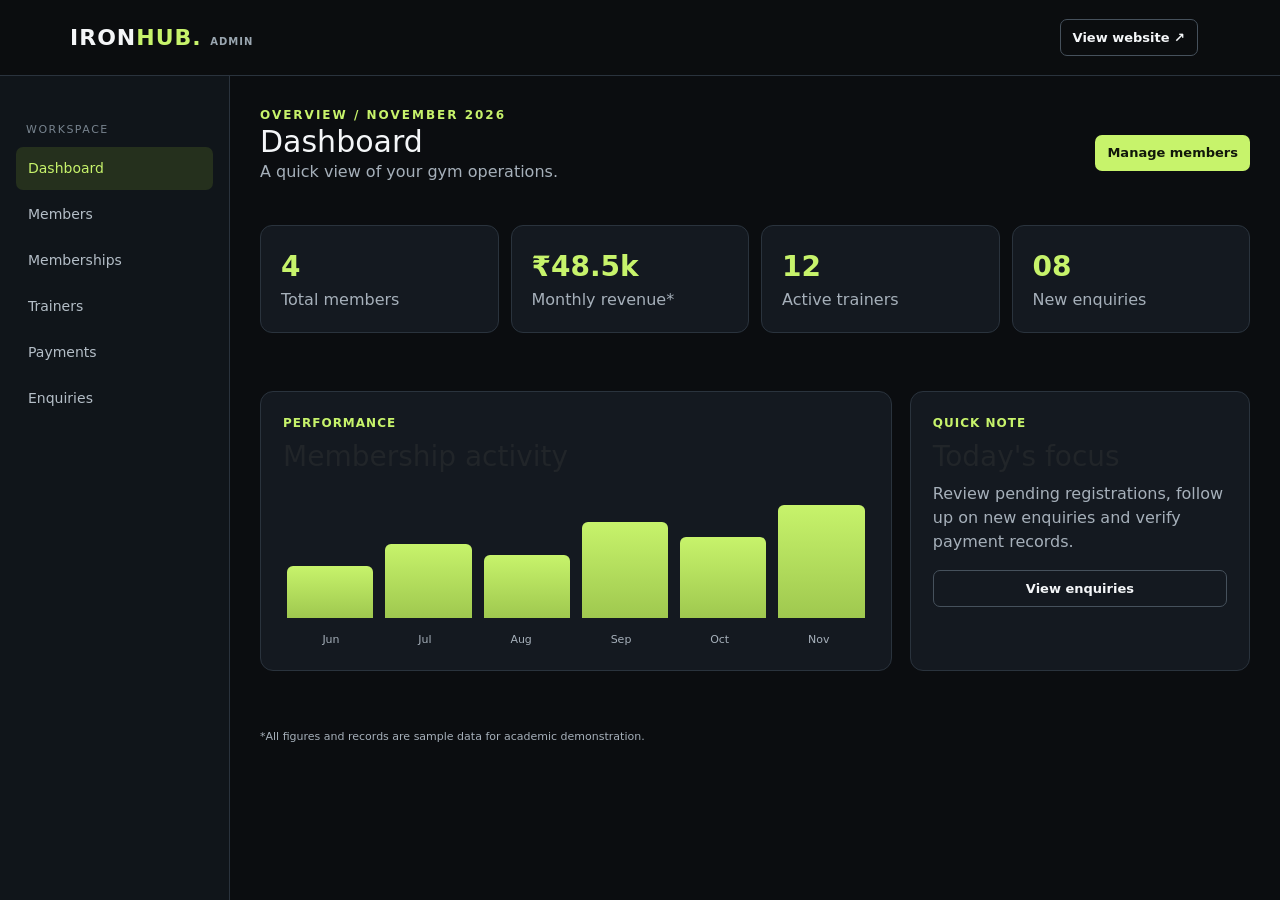
<file: Gym_Management_System/Admin/index.html>
<!doctype html><html lang="en"><head><meta charset="utf-8"><meta name="viewport" content="width=device-width,initial-scale=1"><title>Dashboard | IronHub Admin</title><link href="https://cdn.jsdelivr.net/npm/bootstrap@5.3.3/dist/css/bootstrap.min.css" rel="stylesheet"><link rel="stylesheet" href="../assets/style.css"></head><body><header class="topbar"><div class="container nav"><a class="brand" href="../Client/index.html">IRON<span>HUB.</span> <small style="font-size:10px;color:#9aa6b0">ADMIN</small></a><a class="btn small secondary" href="../Client/index.html">View website ↗</a></div></header><div class="admin-shell"><aside class="sidebar"><div class="side-title">WORKSPACE</div><a class="side-link active" href="index.html">Dashboard</a><a class="side-link " href="members.html">Members</a><a class="side-link " href="memberships.html">Memberships</a><a class="side-link " href="trainers.html">Trainers</a><a class="side-link " href="payments.html">Payments</a><a class="side-link " href="enquiries.html">Enquiries</a></aside><main class="admin-main"><div class="admin-head"><div><div class="eyebrow">Overview / November 2026</div><h1>Dashboard</h1><p class="muted">A quick view of your gym operations.</p></div><a class="btn small" href="members.html">Manage members</a></div><div class="stats"><div class="stat"><b id="memberCount">4</b><span class="muted">Total members</span></div><div class="stat"><b>₹48.5k</b><span class="muted">Monthly revenue*</span></div><div class="stat"><b>12</b><span class="muted">Active trainers</span></div><div class="stat"><b>08</b><span class="muted">New enquiries</span></div></div><section class="section"><div class="split"><div class="card"><div class="tag">Performance</div><h3>Membership activity</h3><div class="mini-bars"><div class="bar" style="height:42%"></div><div class="bar" style="height:60%"></div><div class="bar" style="height:51%"></div><div class="bar" style="height:78%"></div><div class="bar" style="height:66%"></div><div class="bar" style="height:92%"></div></div><div class="bar-labels"><span>Jun</span><span>Jul</span><span>Aug</span><span>Sep</span><span>Oct</span><span>Nov</span></div></div><div class="card"><div class="tag">Quick note</div><h3>Today's focus</h3><p class="muted">Review pending registrations, follow up on new enquiries and verify payment records.</p><a href="enquiries.html" class="btn secondary small">View enquiries</a></div></div></section><p class="muted" style="font-size:11px">*All figures and records are sample data for academic demonstration.</p><div id="notice" class="notice"></div></main></div><script src="../assets/app.js"></script><script src="https://cdn.jsdelivr.net/npm/bootstrap@5.3.3/dist/js/bootstrap.bundle.min.js"></script></body></html>
</file>
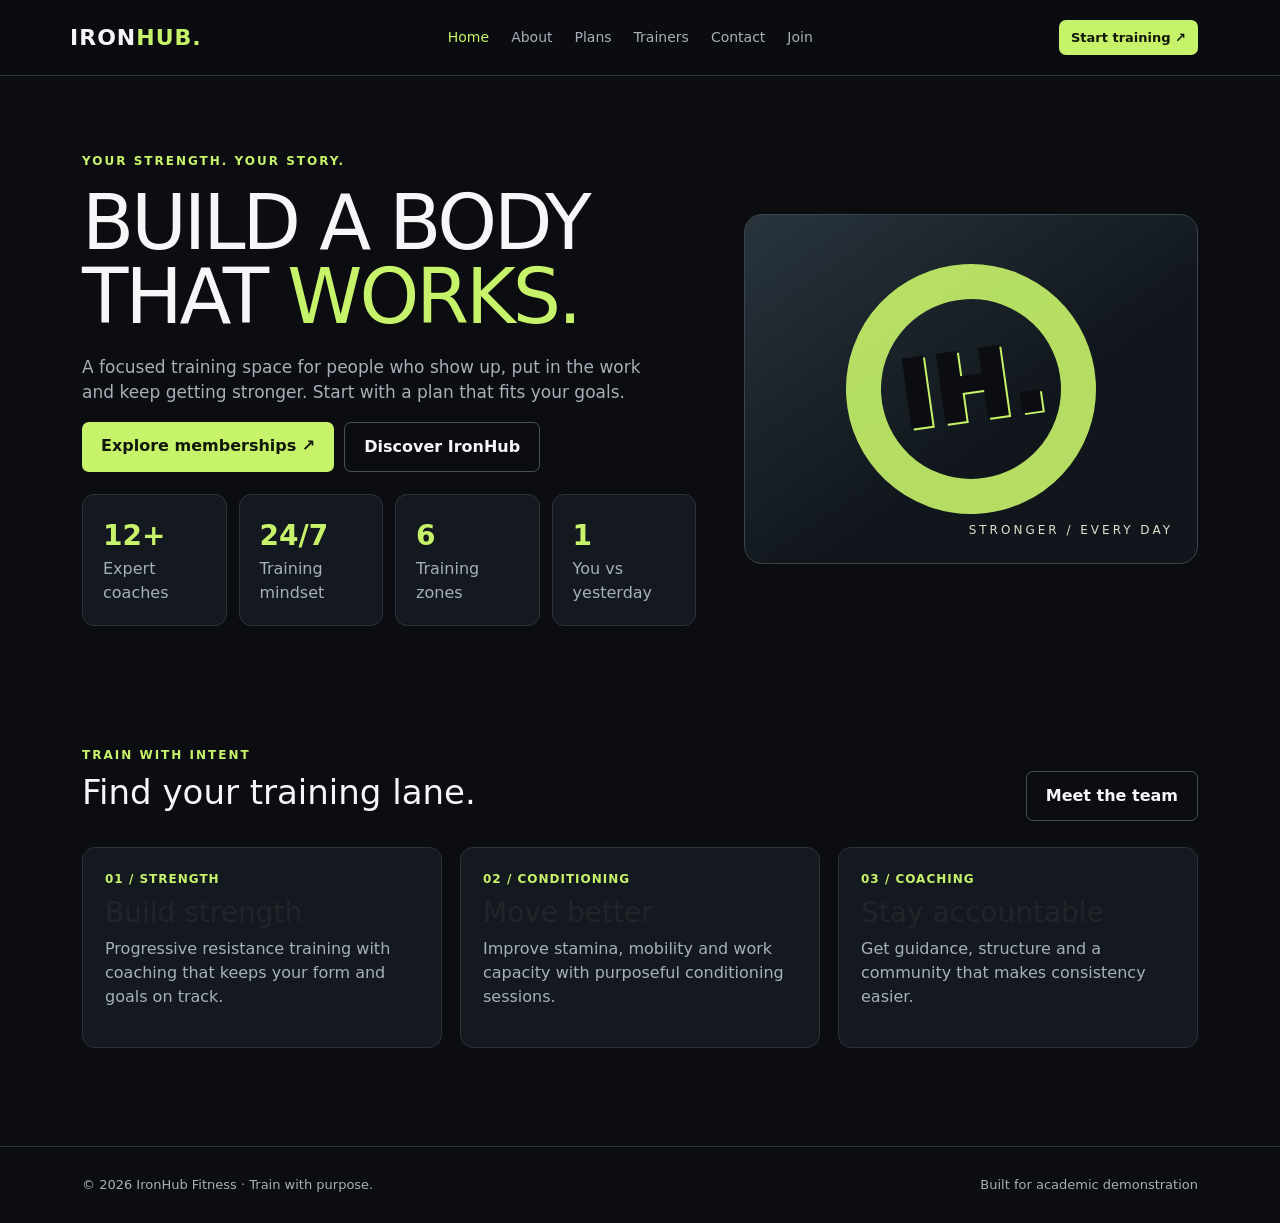
<file: Gym_Management_System/Client/index.html>
<!doctype html><html lang="en"><head><meta charset="utf-8"><meta name="viewport" content="width=device-width,initial-scale=1"><title>Home | IronHub Fitness</title><link href="https://cdn.jsdelivr.net/npm/bootstrap@5.3.3/dist/css/bootstrap.min.css" rel="stylesheet"><link rel="stylesheet" href="../assets/style.css"></head><body><header class="topbar"><div class="container nav"><a class="brand" href="index.html">IRON<span>HUB.</span></a><nav class="navlinks"><a class="active" href="index.html">Home</a><a class="" href="about.html">About</a><a class="" href="plans.html">Plans</a><a class="" href="trainers.html">Trainers</a><a class="" href="contact.html">Contact</a><a class="" href="register.html">Join</a></nav><a class="btn small" href="register.html">Start training ↗</a></div></header><main class="container"><section class="hero"><div><div class="eyebrow">Your strength. Your story.</div><h1>BUILD A BODY<br>THAT <em>WORKS.</em></h1><p class="lead">A focused training space for people who show up, put in the work and keep getting stronger. Start with a plan that fits your goals.</p><div class="toolbar"><a class="btn" href="plans.html">Explore memberships ↗</a><a class="btn secondary" href="about.html">Discover IronHub</a></div><div class="stats"><div class="stat"><b>12+</b><span class="muted">Expert coaches</span></div><div class="stat"><b>24/7</b><span class="muted">Training mindset</span></div><div class="stat"><b>6</b><span class="muted">Training zones</span></div><div class="stat"><b>1</b><span class="muted">You vs yesterday</span></div></div></div><div class="hero-art"><div class="art-word">IH.</div></div></section><section class="section"><div class="section-head"><div><div class="eyebrow">Train with intent</div><h2>Find your training lane.</h2></div><a class="btn secondary" href="trainers.html">Meet the team</a></div><div class="grid"><article class="card"><div class="tag">01 / Strength</div><h3>Build strength</h3><p class="muted">Progressive resistance training with coaching that keeps your form and goals on track.</p></article><article class="card"><div class="tag">02 / Conditioning</div><h3>Move better</h3><p class="muted">Improve stamina, mobility and work capacity with purposeful conditioning sessions.</p></article><article class="card"><div class="tag">03 / Coaching</div><h3>Stay accountable</h3><p class="muted">Get guidance, structure and a community that makes consistency easier.</p></article></div></section></main><footer class="footer"><div class="container">© 2026 IronHub Fitness · Train with purpose. <span style="float:right">Built for academic demonstration</span></div></footer><div id="notice" class="notice container"></div><script src="../assets/app.js"></script><script src="https://cdn.jsdelivr.net/npm/bootstrap@5.3.3/dist/js/bootstrap.bundle.min.js"></script></body></html>
</file>
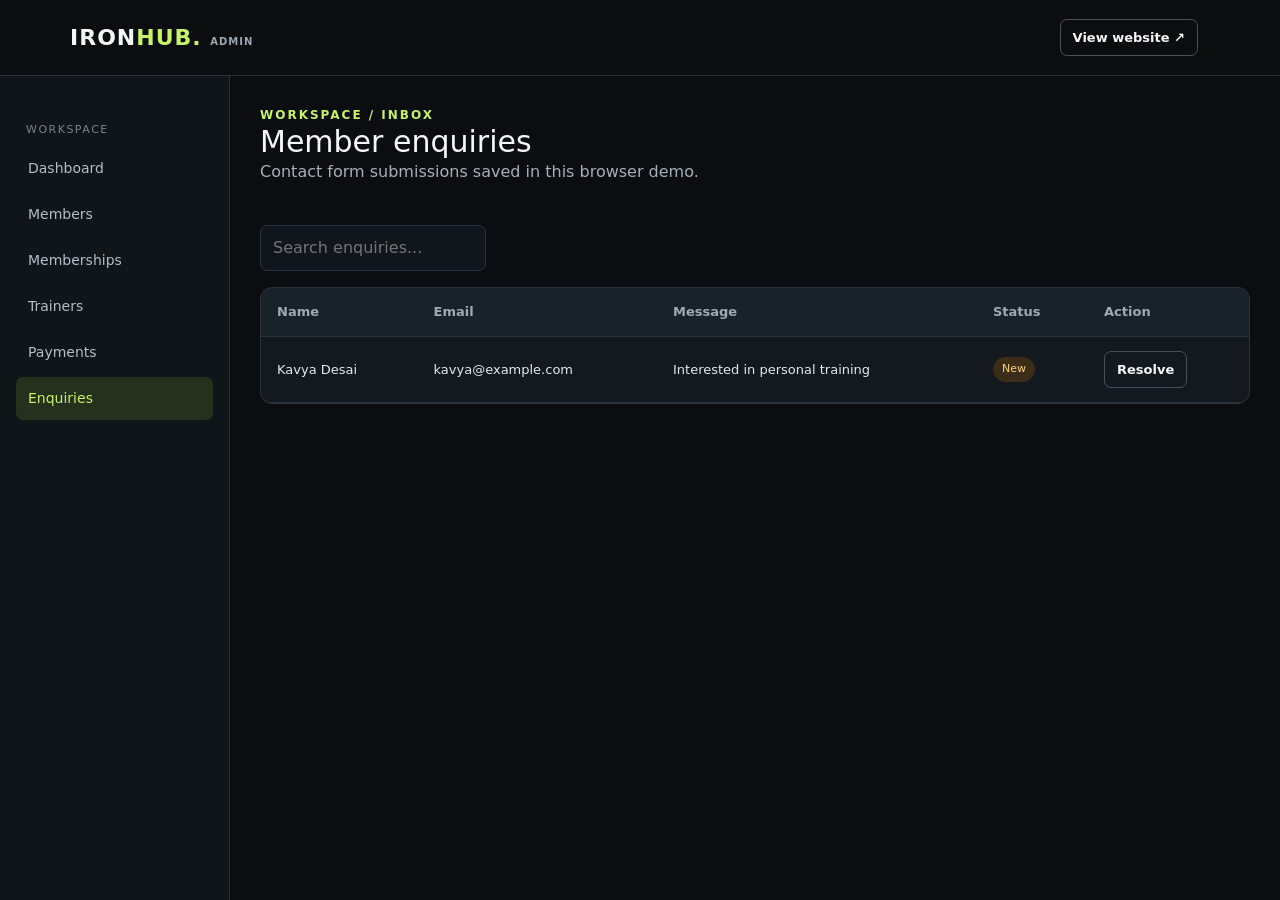
<file: Gym_Management_System/Admin/enquiries.html>
<!doctype html><html lang="en"><head><meta charset="utf-8"><meta name="viewport" content="width=device-width,initial-scale=1"><title>Enquiries | IronHub Admin</title><link href="https://cdn.jsdelivr.net/npm/bootstrap@5.3.3/dist/css/bootstrap.min.css" rel="stylesheet"><link rel="stylesheet" href="../assets/style.css"></head><body><header class="topbar"><div class="container nav"><a class="brand" href="../Client/index.html">IRON<span>HUB.</span> <small style="font-size:10px;color:#9aa6b0">ADMIN</small></a><a class="btn small secondary" href="../Client/index.html">View website ↗</a></div></header><div class="admin-shell"><aside class="sidebar"><div class="side-title">WORKSPACE</div><a class="side-link " href="index.html">Dashboard</a><a class="side-link " href="members.html">Members</a><a class="side-link " href="memberships.html">Memberships</a><a class="side-link " href="trainers.html">Trainers</a><a class="side-link " href="payments.html">Payments</a><a class="side-link active" href="enquiries.html">Enquiries</a></aside><main class="admin-main"><div class="admin-head"><div><div class="eyebrow">Workspace / Inbox</div><h1>Member enquiries</h1><p class="muted">Contact form submissions saved in this browser demo.</p></div></div><div class="toolbar"><input id="tableSearch" placeholder="Search enquiries..."></div><div class="table-wrap"><table class="data-table"><thead><tr><th>Name</th><th>Email</th><th>Message</th><th>Status</th><th>Action</th></tr></thead><tbody id="enquiryRows"></tbody></table></div><div id="notice" class="notice"></div></main></div><script src="../assets/app.js"></script><script src="https://cdn.jsdelivr.net/npm/bootstrap@5.3.3/dist/js/bootstrap.bundle.min.js"></script></body></html>
</file>
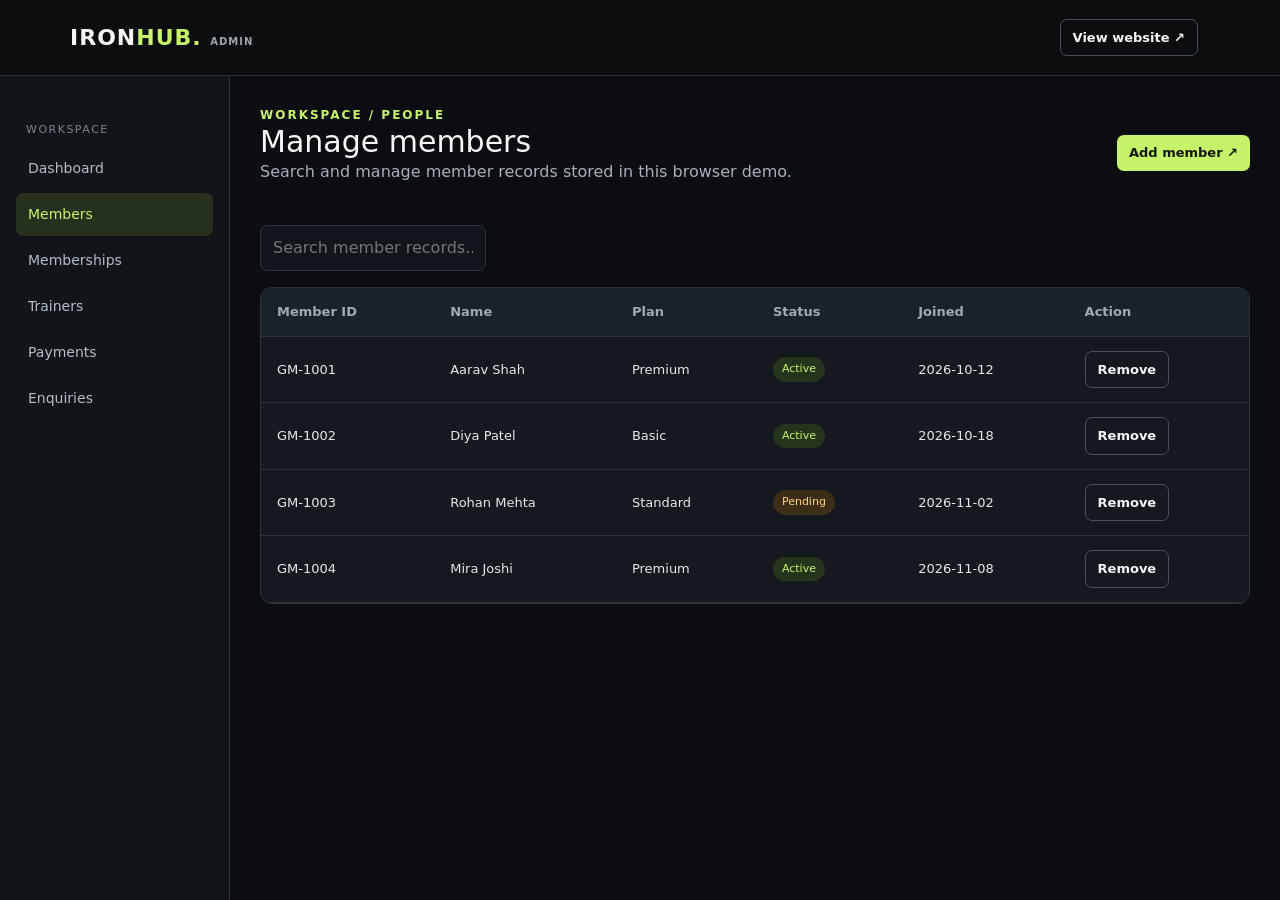
<file: Gym_Management_System/Admin/members.html>
<!doctype html><html lang="en"><head><meta charset="utf-8"><meta name="viewport" content="width=device-width,initial-scale=1"><title>Members | IronHub Admin</title><link href="https://cdn.jsdelivr.net/npm/bootstrap@5.3.3/dist/css/bootstrap.min.css" rel="stylesheet"><link rel="stylesheet" href="../assets/style.css"></head><body><header class="topbar"><div class="container nav"><a class="brand" href="../Client/index.html">IRON<span>HUB.</span> <small style="font-size:10px;color:#9aa6b0">ADMIN</small></a><a class="btn small secondary" href="../Client/index.html">View website ↗</a></div></header><div class="admin-shell"><aside class="sidebar"><div class="side-title">WORKSPACE</div><a class="side-link " href="index.html">Dashboard</a><a class="side-link active" href="members.html">Members</a><a class="side-link " href="memberships.html">Memberships</a><a class="side-link " href="trainers.html">Trainers</a><a class="side-link " href="payments.html">Payments</a><a class="side-link " href="enquiries.html">Enquiries</a></aside><main class="admin-main"><div class="admin-head"><div><div class="eyebrow">Workspace / People</div><h1>Manage members</h1><p class="muted">Search and manage member records stored in this browser demo.</p></div><a class="btn small" href="../Client/register.html">Add member ↗</a></div><div class="toolbar"><input id="tableSearch" placeholder="Search member records..."></div><div class="table-wrap"><table class="data-table"><thead><tr><th>Member ID</th><th>Name</th><th>Plan</th><th>Status</th><th>Joined</th><th>Action</th></tr></thead><tbody id="memberRows"></tbody></table></div><div id="notice" class="notice"></div></main></div><script src="../assets/app.js"></script><script src="https://cdn.jsdelivr.net/npm/bootstrap@5.3.3/dist/js/bootstrap.bundle.min.js"></script></body></html>
</file>
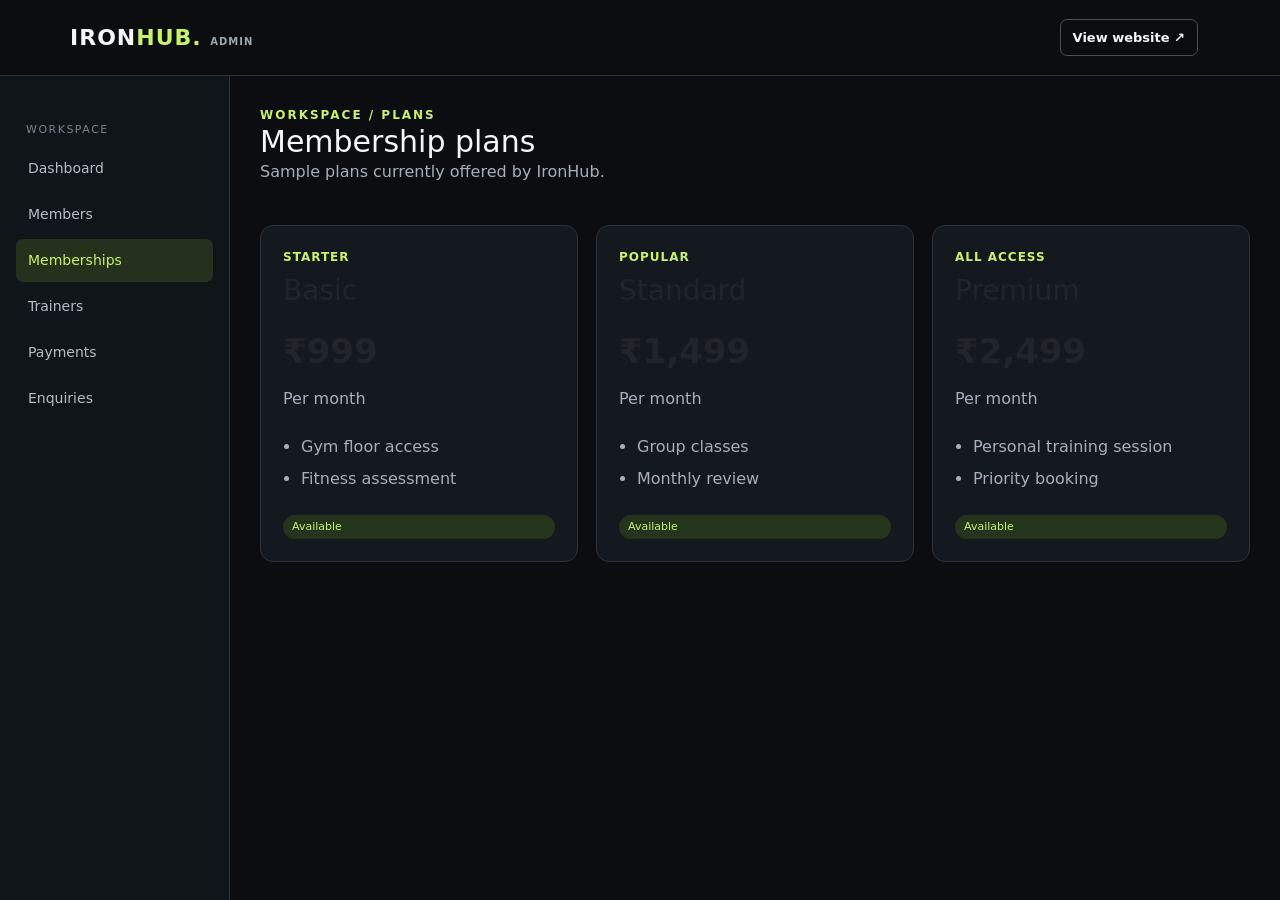
<file: Gym_Management_System/Admin/memberships.html>
<!doctype html><html lang="en"><head><meta charset="utf-8"><meta name="viewport" content="width=device-width,initial-scale=1"><title>Memberships | IronHub Admin</title><link href="https://cdn.jsdelivr.net/npm/bootstrap@5.3.3/dist/css/bootstrap.min.css" rel="stylesheet"><link rel="stylesheet" href="../assets/style.css"></head><body><header class="topbar"><div class="container nav"><a class="brand" href="../Client/index.html">IRON<span>HUB.</span> <small style="font-size:10px;color:#9aa6b0">ADMIN</small></a><a class="btn small secondary" href="../Client/index.html">View website ↗</a></div></header><div class="admin-shell"><aside class="sidebar"><div class="side-title">WORKSPACE</div><a class="side-link " href="index.html">Dashboard</a><a class="side-link " href="members.html">Members</a><a class="side-link active" href="memberships.html">Memberships</a><a class="side-link " href="trainers.html">Trainers</a><a class="side-link " href="payments.html">Payments</a><a class="side-link " href="enquiries.html">Enquiries</a></aside><main class="admin-main"><div class="admin-head"><div><div class="eyebrow">Workspace / Plans</div><h1>Membership plans</h1><p class="muted">Sample plans currently offered by IronHub.</p></div></div><div class="grid"><article class="card"><div class="tag">Starter</div><h3>Basic</h3><div class="price">₹999</div><p class="muted">Per month</p><ul class="list"><li>Gym floor access</li><li>Fitness assessment</li></ul><span class="pill">Available</span></article><article class="card"><div class="tag">Popular</div><h3>Standard</h3><div class="price">₹1,499</div><p class="muted">Per month</p><ul class="list"><li>Group classes</li><li>Monthly review</li></ul><span class="pill">Available</span></article><article class="card"><div class="tag">All access</div><h3>Premium</h3><div class="price">₹2,499</div><p class="muted">Per month</p><ul class="list"><li>Personal training session</li><li>Priority booking</li></ul><span class="pill">Available</span></article></div><div id="notice" class="notice"></div></main></div><script src="../assets/app.js"></script><script src="https://cdn.jsdelivr.net/npm/bootstrap@5.3.3/dist/js/bootstrap.bundle.min.js"></script></body></html>
</file>
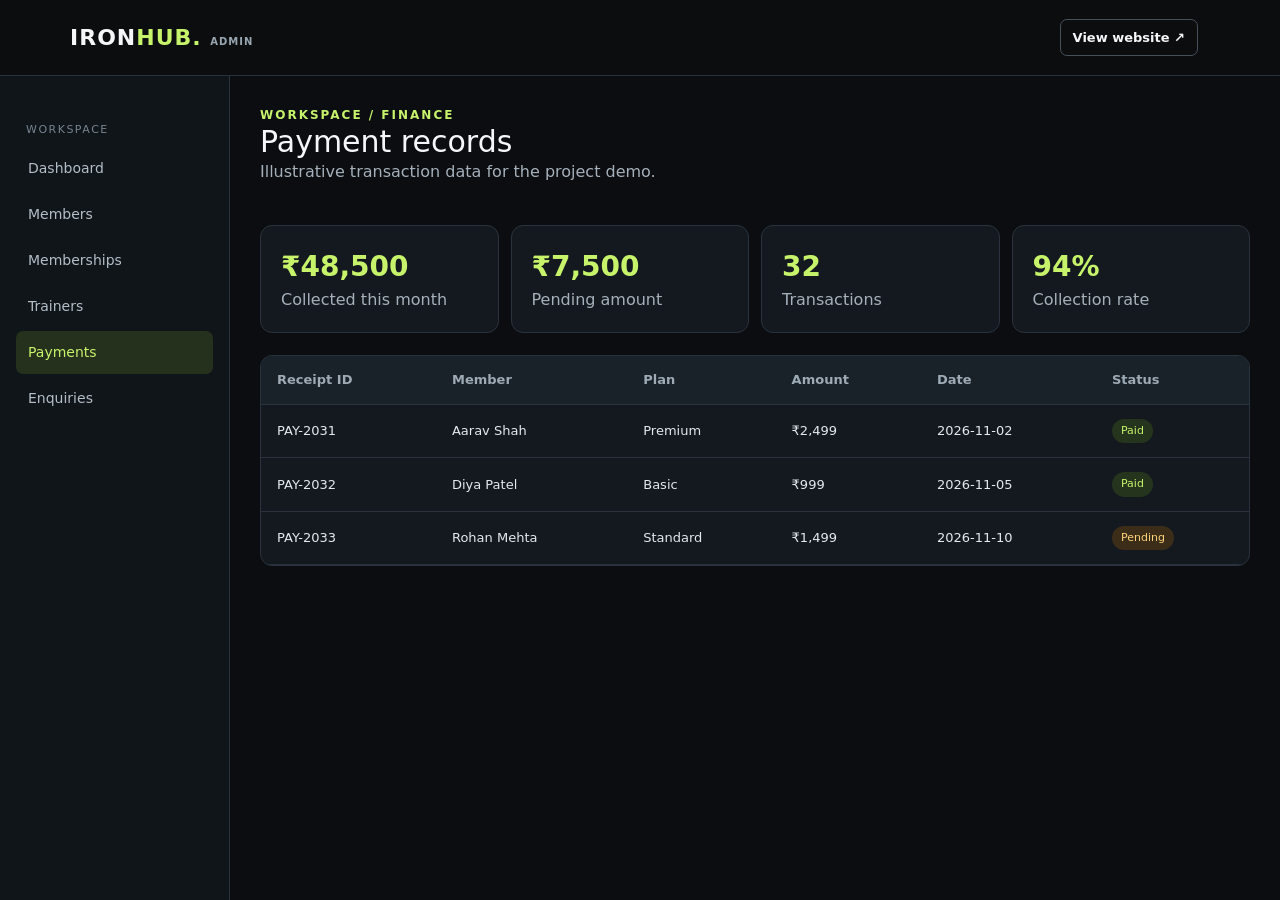
<file: Gym_Management_System/Admin/payments.html>
<!doctype html><html lang="en"><head><meta charset="utf-8"><meta name="viewport" content="width=device-width,initial-scale=1"><title>Payments | IronHub Admin</title><link href="https://cdn.jsdelivr.net/npm/bootstrap@5.3.3/dist/css/bootstrap.min.css" rel="stylesheet"><link rel="stylesheet" href="../assets/style.css"></head><body><header class="topbar"><div class="container nav"><a class="brand" href="../Client/index.html">IRON<span>HUB.</span> <small style="font-size:10px;color:#9aa6b0">ADMIN</small></a><a class="btn small secondary" href="../Client/index.html">View website ↗</a></div></header><div class="admin-shell"><aside class="sidebar"><div class="side-title">WORKSPACE</div><a class="side-link " href="index.html">Dashboard</a><a class="side-link " href="members.html">Members</a><a class="side-link " href="memberships.html">Memberships</a><a class="side-link " href="trainers.html">Trainers</a><a class="side-link active" href="payments.html">Payments</a><a class="side-link " href="enquiries.html">Enquiries</a></aside><main class="admin-main"><div class="admin-head"><div><div class="eyebrow">Workspace / Finance</div><h1>Payment records</h1><p class="muted">Illustrative transaction data for the project demo.</p></div></div><div class="stats"><div class="stat"><b>₹48,500</b><span class="muted">Collected this month</span></div><div class="stat"><b>₹7,500</b><span class="muted">Pending amount</span></div><div class="stat"><b>32</b><span class="muted">Transactions</span></div><div class="stat"><b>94%</b><span class="muted">Collection rate</span></div></div><div class="table-wrap" style="margin-top:22px"><table class="data-table"><thead><tr><th>Receipt ID</th><th>Member</th><th>Plan</th><th>Amount</th><th>Date</th><th>Status</th></tr></thead><tbody><tr><td>PAY-2031</td><td>Aarav Shah</td><td>Premium</td><td>₹2,499</td><td>2026-11-02</td><td><span class="pill">Paid</span></td></tr><tr><td>PAY-2032</td><td>Diya Patel</td><td>Basic</td><td>₹999</td><td>2026-11-05</td><td><span class="pill">Paid</span></td></tr><tr><td>PAY-2033</td><td>Rohan Mehta</td><td>Standard</td><td>₹1,499</td><td>2026-11-10</td><td><span class="pill pending">Pending</span></td></tr></tbody></table></div><div id="notice" class="notice"></div></main></div><script src="../assets/app.js"></script><script src="https://cdn.jsdelivr.net/npm/bootstrap@5.3.3/dist/js/bootstrap.bundle.min.js"></script></body></html>
</file>
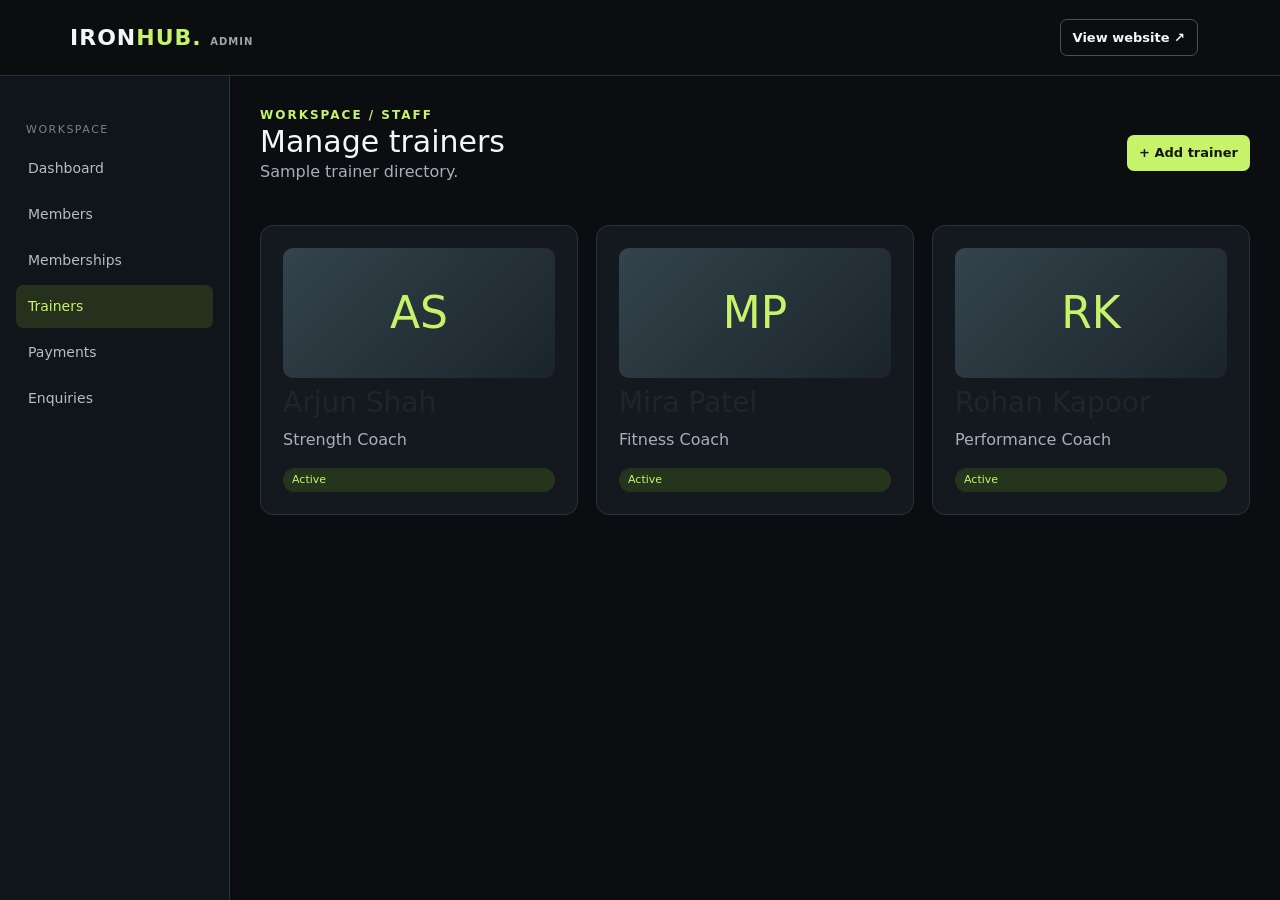
<file: Gym_Management_System/Admin/trainers.html>
<!doctype html><html lang="en"><head><meta charset="utf-8"><meta name="viewport" content="width=device-width,initial-scale=1"><title>Trainers | IronHub Admin</title><link href="https://cdn.jsdelivr.net/npm/bootstrap@5.3.3/dist/css/bootstrap.min.css" rel="stylesheet"><link rel="stylesheet" href="../assets/style.css"></head><body><header class="topbar"><div class="container nav"><a class="brand" href="../Client/index.html">IRON<span>HUB.</span> <small style="font-size:10px;color:#9aa6b0">ADMIN</small></a><a class="btn small secondary" href="../Client/index.html">View website ↗</a></div></header><div class="admin-shell"><aside class="sidebar"><div class="side-title">WORKSPACE</div><a class="side-link " href="index.html">Dashboard</a><a class="side-link " href="members.html">Members</a><a class="side-link " href="memberships.html">Memberships</a><a class="side-link active" href="trainers.html">Trainers</a><a class="side-link " href="payments.html">Payments</a><a class="side-link " href="enquiries.html">Enquiries</a></aside><main class="admin-main"><div class="admin-head"><div><div class="eyebrow">Workspace / Staff</div><h1>Manage trainers</h1><p class="muted">Sample trainer directory.</p></div><button class="btn small" onclick="document.getElementById('notice').textContent='Trainer creation is a demo placeholder; connect a backend for persistent staff management.';document.getElementById('notice').style.display='block'">+ Add trainer</button></div><div class="grid"><article class="card"><div class="trainer-avatar">AS</div><h3>Arjun Shah</h3><p class="muted">Strength Coach</p><span class="pill">Active</span></article><article class="card"><div class="trainer-avatar">MP</div><h3>Mira Patel</h3><p class="muted">Fitness Coach</p><span class="pill">Active</span></article><article class="card"><div class="trainer-avatar">RK</div><h3>Rohan Kapoor</h3><p class="muted">Performance Coach</p><span class="pill">Active</span></article></div><div id="notice" class="notice"></div></main></div><script src="../assets/app.js"></script><script src="https://cdn.jsdelivr.net/npm/bootstrap@5.3.3/dist/js/bootstrap.bundle.min.js"></script></body></html>
</file>
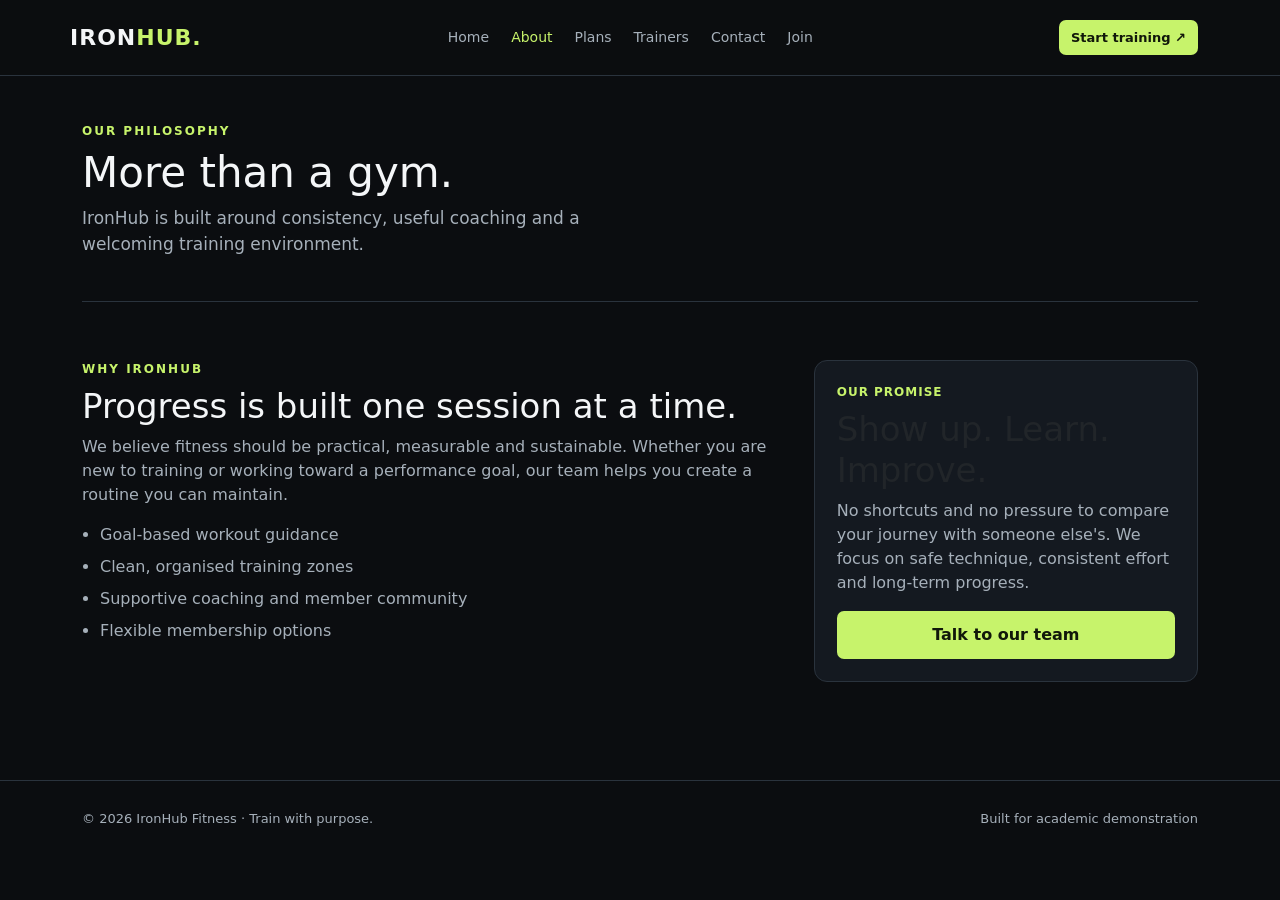
<file: Gym_Management_System/Client/about.html>
<!doctype html><html lang="en"><head><meta charset="utf-8"><meta name="viewport" content="width=device-width,initial-scale=1"><title>About | IronHub Fitness</title><link href="https://cdn.jsdelivr.net/npm/bootstrap@5.3.3/dist/css/bootstrap.min.css" rel="stylesheet"><link rel="stylesheet" href="../assets/style.css"></head><body><header class="topbar"><div class="container nav"><a class="brand" href="index.html">IRON<span>HUB.</span></a><nav class="navlinks"><a class="" href="index.html">Home</a><a class="active" href="about.html">About</a><a class="" href="plans.html">Plans</a><a class="" href="trainers.html">Trainers</a><a class="" href="contact.html">Contact</a><a class="" href="register.html">Join</a></nav><a class="btn small" href="register.html">Start training ↗</a></div></header><main class="container"><section class="pagehead"><div class="eyebrow">Our philosophy</div><h1>More than a gym.</h1><p class="lead">IronHub is built around consistency, useful coaching and a welcoming training environment.</p></section><section class="section split"><div><div class="eyebrow">Why IronHub</div><h2>Progress is built one session at a time.</h2><p class="muted">We believe fitness should be practical, measurable and sustainable. Whether you are new to training or working toward a performance goal, our team helps you create a routine you can maintain.</p><ul class="list"><li>Goal-based workout guidance</li><li>Clean, organised training zones</li><li>Supportive coaching and member community</li><li>Flexible membership options</li></ul></div><div class="card"><div class="tag">Our promise</div><h2>Show up. Learn. Improve.</h2><p class="muted">No shortcuts and no pressure to compare your journey with someone else's. We focus on safe technique, consistent effort and long-term progress.</p><a class="btn" href="contact.html">Talk to our team</a></div></section></main><footer class="footer"><div class="container">© 2026 IronHub Fitness · Train with purpose. <span style="float:right">Built for academic demonstration</span></div></footer><div id="notice" class="notice container"></div><script src="../assets/app.js"></script><script src="https://cdn.jsdelivr.net/npm/bootstrap@5.3.3/dist/js/bootstrap.bundle.min.js"></script></body></html>
</file>
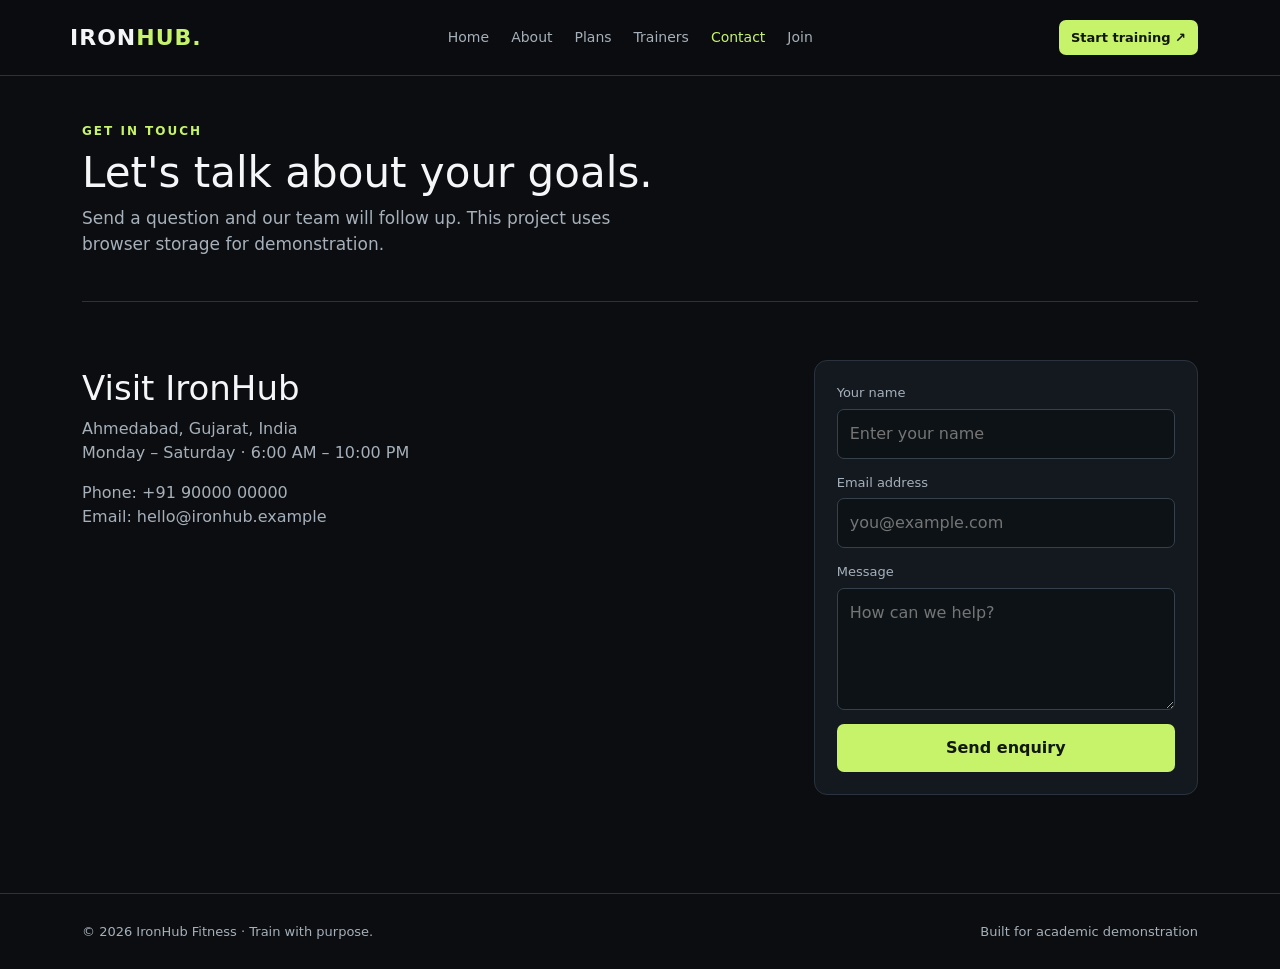
<file: Gym_Management_System/Client/contact.html>
<!doctype html><html lang="en"><head><meta charset="utf-8"><meta name="viewport" content="width=device-width,initial-scale=1"><title>Contact | IronHub Fitness</title><link href="https://cdn.jsdelivr.net/npm/bootstrap@5.3.3/dist/css/bootstrap.min.css" rel="stylesheet"><link rel="stylesheet" href="../assets/style.css"></head><body><header class="topbar"><div class="container nav"><a class="brand" href="index.html">IRON<span>HUB.</span></a><nav class="navlinks"><a class="" href="index.html">Home</a><a class="" href="about.html">About</a><a class="" href="plans.html">Plans</a><a class="" href="trainers.html">Trainers</a><a class="active" href="contact.html">Contact</a><a class="" href="register.html">Join</a></nav><a class="btn small" href="register.html">Start training ↗</a></div></header><main class="container"><section class="pagehead"><div class="eyebrow">Get in touch</div><h1>Let's talk about your goals.</h1><p class="lead">Send a question and our team will follow up. This project uses browser storage for demonstration.</p></section><section class="section split"><div><h2>Visit IronHub</h2><p class="muted">Ahmedabad, Gujarat, India<br>Monday – Saturday · 6:00 AM – 10:00 PM</p><p class="muted">Phone: +91 90000 00000<br>Email: hello@ironhub.example</p></div><form id="contactForm" class="form card"><div class="field"><label>Your name</label><input name="name" required placeholder="Enter your name"></div><div class="field"><label>Email address</label><input name="email" type="email" required placeholder="you@example.com"></div><div class="field"><label>Message</label><textarea name="message" rows="4" required placeholder="How can we help?"></textarea></div><button class="btn">Send enquiry</button></form></section></main><footer class="footer"><div class="container">© 2026 IronHub Fitness · Train with purpose. <span style="float:right">Built for academic demonstration</span></div></footer><div id="notice" class="notice container"></div><script src="../assets/app.js"></script><script src="https://cdn.jsdelivr.net/npm/bootstrap@5.3.3/dist/js/bootstrap.bundle.min.js"></script></body></html>
</file>
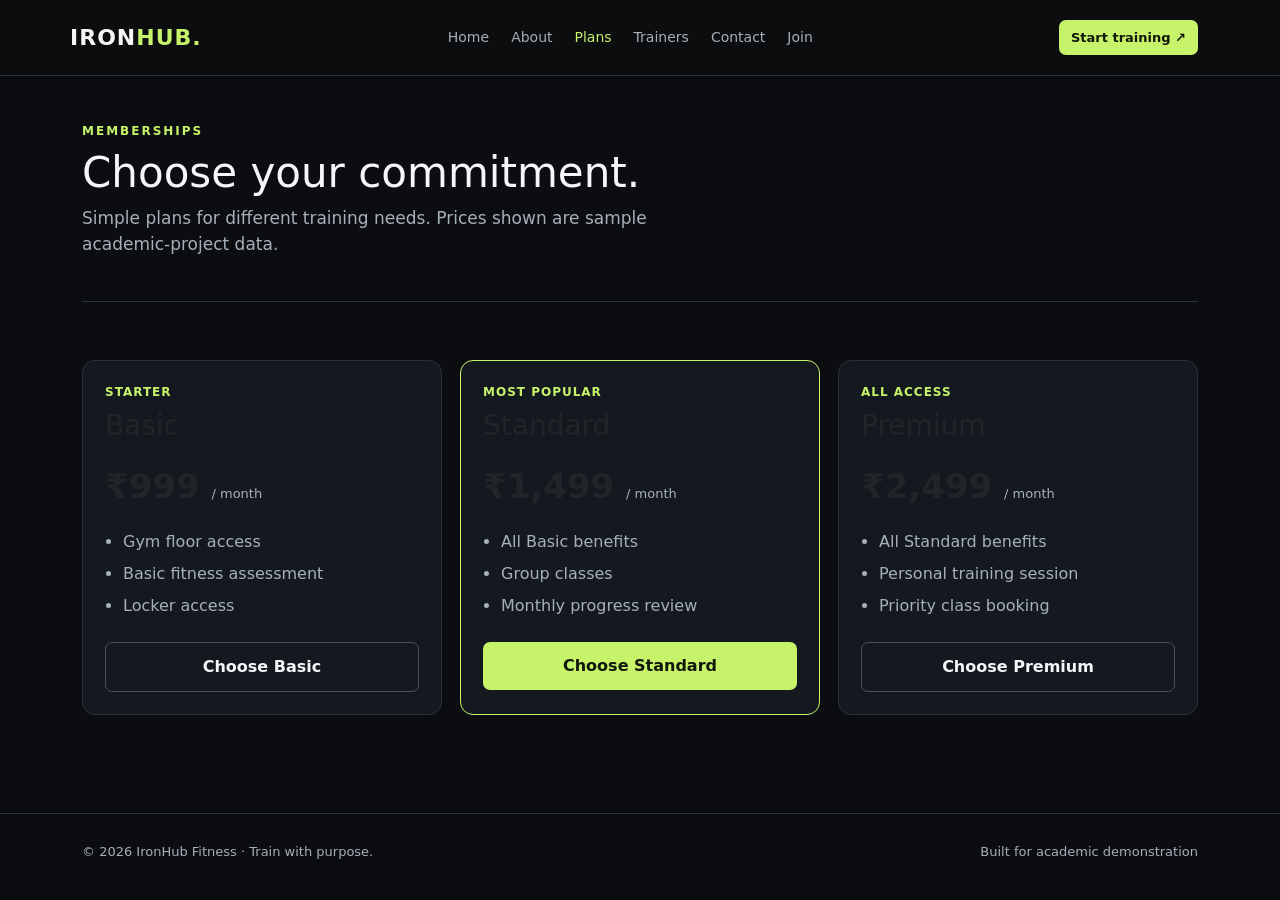
<file: Gym_Management_System/Client/plans.html>
<!doctype html><html lang="en"><head><meta charset="utf-8"><meta name="viewport" content="width=device-width,initial-scale=1"><title>Plans | IronHub Fitness</title><link href="https://cdn.jsdelivr.net/npm/bootstrap@5.3.3/dist/css/bootstrap.min.css" rel="stylesheet"><link rel="stylesheet" href="../assets/style.css"></head><body><header class="topbar"><div class="container nav"><a class="brand" href="index.html">IRON<span>HUB.</span></a><nav class="navlinks"><a class="" href="index.html">Home</a><a class="" href="about.html">About</a><a class="active" href="plans.html">Plans</a><a class="" href="trainers.html">Trainers</a><a class="" href="contact.html">Contact</a><a class="" href="register.html">Join</a></nav><a class="btn small" href="register.html">Start training ↗</a></div></header><main class="container"><section class="pagehead"><div class="eyebrow">Memberships</div><h1>Choose your commitment.</h1><p class="lead">Simple plans for different training needs. Prices shown are sample academic-project data.</p></section><section class="section"><div class="grid"><article class="card"><div class="tag">Starter</div><h3>Basic</h3><div class="price">₹999 <small>/ month</small></div><ul class="list"><li>Gym floor access</li><li>Basic fitness assessment</li><li>Locker access</li></ul><a class="btn secondary" href="register.html">Choose Basic</a></article><article class="card" style="border-color:var(--lime)"><div class="tag">Most popular</div><h3>Standard</h3><div class="price">₹1,499 <small>/ month</small></div><ul class="list"><li>All Basic benefits</li><li>Group classes</li><li>Monthly progress review</li></ul><a class="btn" href="register.html">Choose Standard</a></article><article class="card"><div class="tag">All access</div><h3>Premium</h3><div class="price">₹2,499 <small>/ month</small></div><ul class="list"><li>All Standard benefits</li><li>Personal training session</li><li>Priority class booking</li></ul><a class="btn secondary" href="register.html">Choose Premium</a></article></div></section></main><footer class="footer"><div class="container">© 2026 IronHub Fitness · Train with purpose. <span style="float:right">Built for academic demonstration</span></div></footer><div id="notice" class="notice container"></div><script src="../assets/app.js"></script><script src="https://cdn.jsdelivr.net/npm/bootstrap@5.3.3/dist/js/bootstrap.bundle.min.js"></script></body></html>
</file>
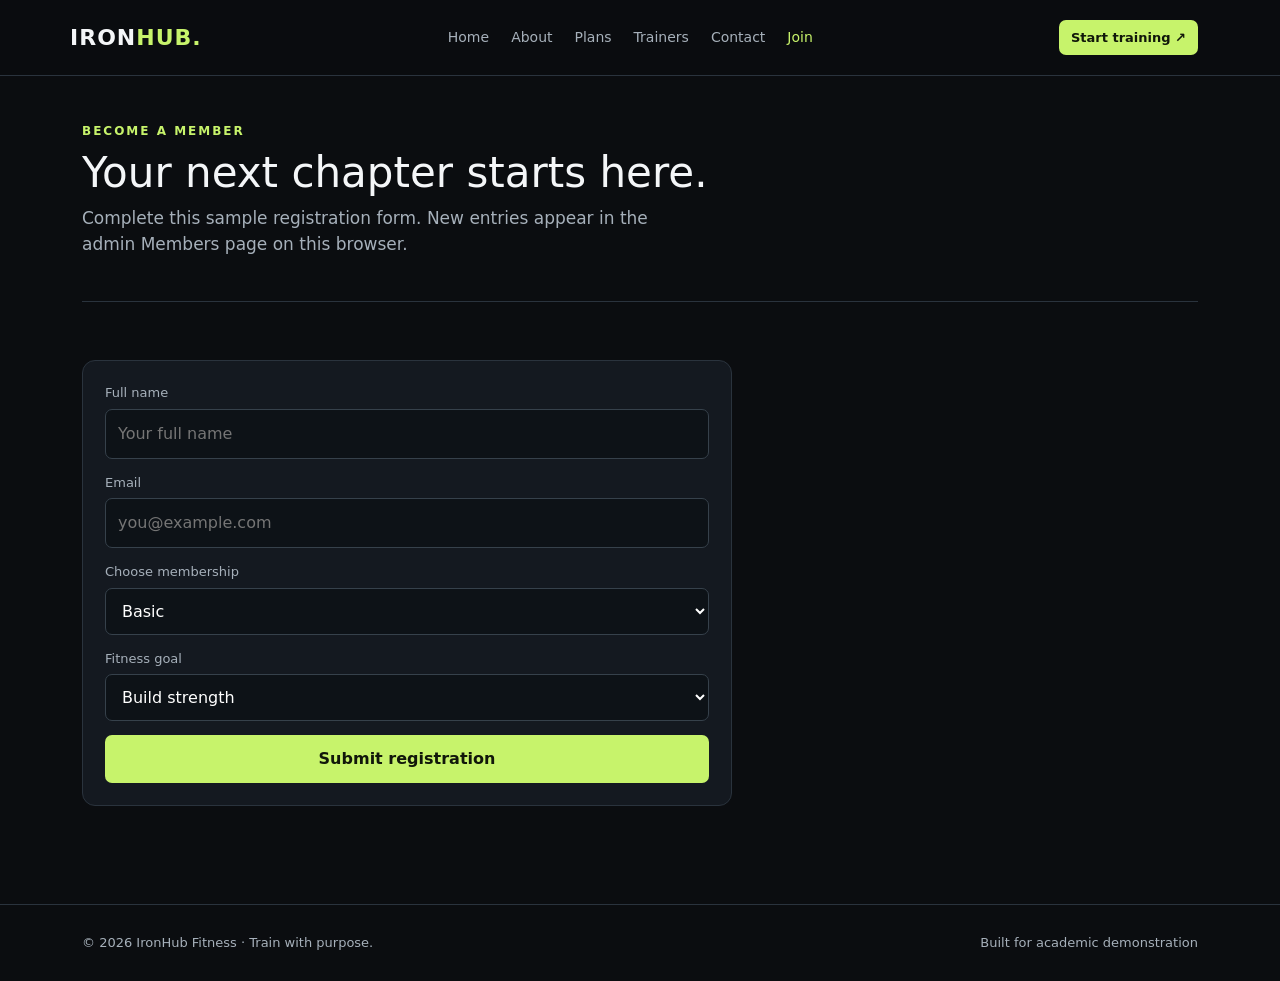
<file: Gym_Management_System/Client/register.html>
<!doctype html><html lang="en"><head><meta charset="utf-8"><meta name="viewport" content="width=device-width,initial-scale=1"><title>Join | IronHub Fitness</title><link href="https://cdn.jsdelivr.net/npm/bootstrap@5.3.3/dist/css/bootstrap.min.css" rel="stylesheet"><link rel="stylesheet" href="../assets/style.css"></head><body><header class="topbar"><div class="container nav"><a class="brand" href="index.html">IRON<span>HUB.</span></a><nav class="navlinks"><a class="" href="index.html">Home</a><a class="" href="about.html">About</a><a class="" href="plans.html">Plans</a><a class="" href="trainers.html">Trainers</a><a class="" href="contact.html">Contact</a><a class="active" href="register.html">Join</a></nav><a class="btn small" href="register.html">Start training ↗</a></div></header><main class="container"><section class="pagehead"><div class="eyebrow">Become a member</div><h1>Your next chapter starts here.</h1><p class="lead">Complete this sample registration form. New entries appear in the admin Members page on this browser.</p></section><section class="section"><form id="registerForm" class="form card"><div class="field"><label>Full name</label><input name="name" required placeholder="Your full name"></div><div class="field"><label>Email</label><input name="email" type="email" required placeholder="you@example.com"></div><div class="field"><label>Choose membership</label><select name="plan"><option>Basic</option><option>Standard</option><option>Premium</option></select></div><div class="field"><label>Fitness goal</label><select name="goal"><option>Build strength</option><option>Improve fitness</option><option>Weight management</option><option>Athletic performance</option></select></div><button class="btn">Submit registration</button></form></section></main><footer class="footer"><div class="container">© 2026 IronHub Fitness · Train with purpose. <span style="float:right">Built for academic demonstration</span></div></footer><div id="notice" class="notice container"></div><script src="../assets/app.js"></script><script src="https://cdn.jsdelivr.net/npm/bootstrap@5.3.3/dist/js/bootstrap.bundle.min.js"></script></body></html>
</file>
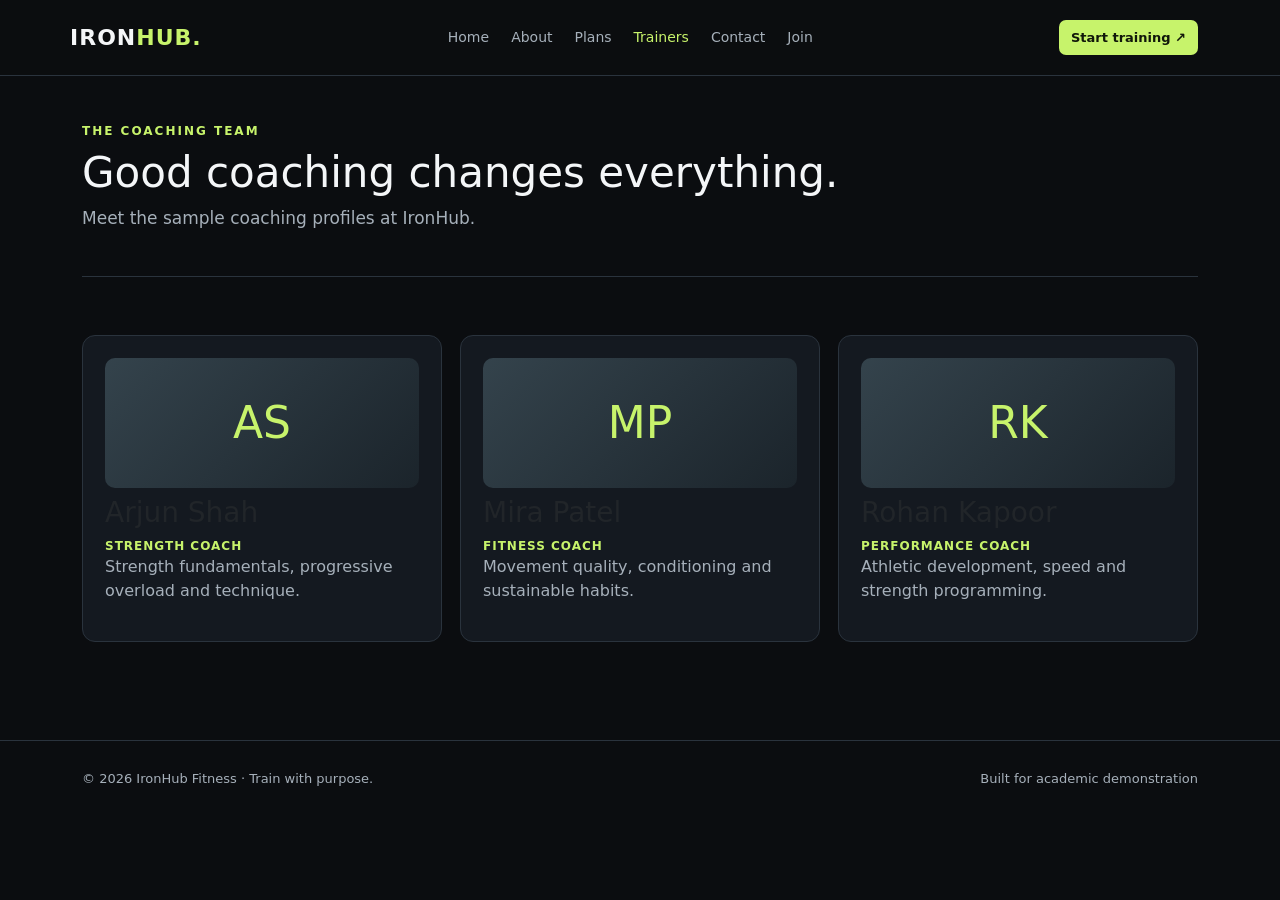
<file: Gym_Management_System/Client/trainers.html>
<!doctype html><html lang="en"><head><meta charset="utf-8"><meta name="viewport" content="width=device-width,initial-scale=1"><title>Trainers | IronHub Fitness</title><link href="https://cdn.jsdelivr.net/npm/bootstrap@5.3.3/dist/css/bootstrap.min.css" rel="stylesheet"><link rel="stylesheet" href="../assets/style.css"></head><body><header class="topbar"><div class="container nav"><a class="brand" href="index.html">IRON<span>HUB.</span></a><nav class="navlinks"><a class="" href="index.html">Home</a><a class="" href="about.html">About</a><a class="" href="plans.html">Plans</a><a class="active" href="trainers.html">Trainers</a><a class="" href="contact.html">Contact</a><a class="" href="register.html">Join</a></nav><a class="btn small" href="register.html">Start training ↗</a></div></header><main class="container"><section class="pagehead"><div class="eyebrow">The coaching team</div><h1>Good coaching changes everything.</h1><p class="lead">Meet the sample coaching profiles at IronHub.</p></section><section class="section"><div class="grid"><article class="card"><div class="trainer-avatar">AS</div><h3>Arjun Shah</h3><div class="tag">Strength Coach</div><p class="muted">Strength fundamentals, progressive overload and technique.</p></article><article class="card"><div class="trainer-avatar">MP</div><h3>Mira Patel</h3><div class="tag">Fitness Coach</div><p class="muted">Movement quality, conditioning and sustainable habits.</p></article><article class="card"><div class="trainer-avatar">RK</div><h3>Rohan Kapoor</h3><div class="tag">Performance Coach</div><p class="muted">Athletic development, speed and strength programming.</p></article></div></section></main><footer class="footer"><div class="container">© 2026 IronHub Fitness · Train with purpose. <span style="float:right">Built for academic demonstration</span></div></footer><div id="notice" class="notice container"></div><script src="../assets/app.js"></script><script src="https://cdn.jsdelivr.net/npm/bootstrap@5.3.3/dist/js/bootstrap.bundle.min.js"></script></body></html>
</file>
<file: Gym_Management_System/assets/style.css>
:root{--bg:#0b0d10;--panel:#141920;--panel2:#1c242d;--text:#f4f6f8;--muted:#a6b0ba;--lime:#c7f36b;--line:#2a333d;--red:#ff6b6b}
*{box-sizing:border-box}body{margin:0;background:var(--bg);color:var(--text);font-family:Inter,system-ui,-apple-system,Segoe UI,sans-serif;line-height:1.5}a{color:inherit;text-decoration:none}button,input,select,textarea{font:inherit}.container{width:min(1160px,92%);margin:auto}.topbar{height:76px;border-bottom:1px solid var(--line);display:flex;align-items:center;position:sticky;top:0;background:#0b0d10ed;z-index:5}.nav{display:flex;align-items:center;justify-content:space-between;gap:24px}.brand{font-size:22px;font-weight:900;letter-spacing:1px}.brand span{color:var(--lime)}.navlinks{display:flex;gap:22px;color:var(--muted);font-size:14px;align-items:center}.navlinks a:hover,.navlinks a.active{color:var(--lime)}.btn{display:inline-block;background:var(--lime);color:#11170a;padding:12px 19px;border-radius:7px;font-weight:800;border:0;cursor:pointer}.btn.secondary{background:transparent;color:var(--text);border:1px solid #46515c}.btn.small{padding:8px 12px;font-size:13px}.hero{padding:76px 0 62px;display:grid;grid-template-columns:1.15fr .85fr;gap:48px;align-items:center}.eyebrow{color:var(--lime);font-size:12px;font-weight:800;letter-spacing:2px;text-transform:uppercase}.hero h1{font-size:clamp(42px,6vw,76px);line-height:.98;margin:16px 0 20px;letter-spacing:-3px}.hero h1 em{color:var(--lime);font-style:normal}.lead{color:var(--muted);font-size:17px;max-width:590px}.hero-art{min-height:350px;border-radius:18px;background:linear-gradient(145deg,#29343d,#10161b 60%);border:1px solid #39444e;display:flex;align-items:center;justify-content:center;position:relative;overflow:hidden}.hero-art:before{content:"";width:250px;height:250px;border:35px solid var(--lime);border-radius:50%;opacity:.9;position:absolute;transform:rotate(-25deg)}.hero-art:after{content:"STRONGER / EVERY DAY";position:absolute;bottom:24px;right:24px;font-size:12px;letter-spacing:3px;color:#d8e4ce}.art-word{font-size:92px;font-weight:1000;z-index:1;color:#0b0d10;text-shadow:2px 2px 0 var(--lime);transform:rotate(-8deg)}.section{padding:58px 0}.section-head{display:flex;justify-content:space-between;align-items:end;gap:20px;margin-bottom:26px}.section h2{font-size:34px;margin:8px 0}.muted{color:var(--muted)}.grid{display:grid;grid-template-columns:repeat(3,1fr);gap:18px}.card{background:var(--panel);border:1px solid var(--line);border-radius:13px;padding:22px}.card h3{margin:8px 0}.tag{color:var(--lime);font-size:12px;font-weight:800;text-transform:uppercase;letter-spacing:1px}.price{font-size:34px;font-weight:900;margin:10px 0}.price small{font-size:13px;color:var(--muted);font-weight:500}.list{padding-left:18px;color:var(--muted)}.list li{margin:8px 0}.stats{display:grid;grid-template-columns:repeat(4,1fr);gap:12px;margin-top:22px}.stat{background:var(--panel);padding:20px;border:1px solid var(--line);border-radius:12px}.stat b{font-size:28px;color:var(--lime);display:block}.footer{border-top:1px solid var(--line);padding:28px 0;color:var(--muted);font-size:13px;margin-top:40px}.form{display:grid;gap:14px;max-width:650px}.field{display:grid;gap:6px}.field label{font-size:13px;color:var(--muted)}.field input,.field select,.field textarea{background:#0d1217;border:1px solid #36414b;border-radius:7px;padding:12px;color:white;width:100%}.notice{padding:12px 14px;border:1px solid #596b42;background:#202b17;color:#d9f6a7;border-radius:8px;margin:12px 0;display:none}.pagehead{padding:46px 0 28px;border-bottom:1px solid var(--line)}.pagehead h1{font-size:42px;margin:8px 0}.admin-shell{display:grid;grid-template-columns:230px 1fr;min-height:calc(100vh - 76px)}.sidebar{border-right:1px solid var(--line);padding:26px 16px;background:#10151a}.side-title{font-size:11px;color:#77838e;letter-spacing:1.5px;margin:20px 10px 8px}.side-link{display:block;padding:11px 12px;border-radius:7px;color:#b4bec7;font-size:14px;margin:3px 0}.side-link:hover,.side-link.active{background:#25301d;color:var(--lime)}.admin-main{padding:30px;min-width:0}.admin-head{display:flex;justify-content:space-between;align-items:center;gap:20px;margin-bottom:25px}.admin-head h1{font-size:30px;margin:0}.table-wrap{overflow:auto;background:var(--panel);border:1px solid var(--line);border-radius:12px}.data-table{width:100%;border-collapse:collapse;min-width:650px}.data-table th,.data-table td{text-align:left;padding:14px 16px;border-bottom:1px solid var(--line);font-size:13px}.data-table th{color:#9eabb5;background:#192129}.data-table td{color:#e4e9ed}.pill{display:inline-block;border-radius:20px;padding:4px 9px;font-size:11px;background:#25351d;color:#c7f36b}.pill.pending{background:#3b2d18;color:#ffd27c}.pill.inactive{background:#382326;color:#ff9a9a}.toolbar{display:flex;gap:10px;flex-wrap:wrap;margin:16px 0}.toolbar input{background:#10161c;border:1px solid var(--line);padding:10px 12px;color:white;border-radius:7px;min-width:210px}.split{display:grid;grid-template-columns:1.3fr .7fr;gap:18px}.mini-bars{display:flex;align-items:end;gap:12px;height:150px;padding:14px 4px}.bar{flex:1;background:linear-gradient(0deg,#9fc84f,var(--lime));border-radius:6px 6px 0 0;min-width:16px}.bar-labels{display:flex;justify-content:space-around;color:var(--muted);font-size:11px}.trainer-avatar{height:130px;border-radius:10px;background:linear-gradient(135deg,#34434c,#1b242b);display:flex;align-items:center;justify-content:center;font-size:44px;color:var(--lime)}.mobile-toggle{display:none}
@media(max-width:800px){.navlinks{display:none}.hero{grid-template-columns:1fr;padding:48px 0}.hero-art{min-height:240px}.grid{grid-template-columns:1fr 1fr}.stats{grid-template-columns:1fr 1fr}.admin-shell{grid-template-columns:1fr}.sidebar{display:flex;overflow:auto;border-right:0;border-bottom:1px solid var(--line);padding:8px}.side-title{display:none}.side-link{white-space:nowrap}.admin-main{padding:18px}.split{grid-template-columns:1fr}}
@media(max-width:520px){.grid{grid-template-columns:1fr}.hero h1{letter-spacing:-1px}.section-head{display:block}.admin-head{align-items:flex-start;flex-direction:column}.stats{grid-template-columns:1fr 1fr}}
</file>
